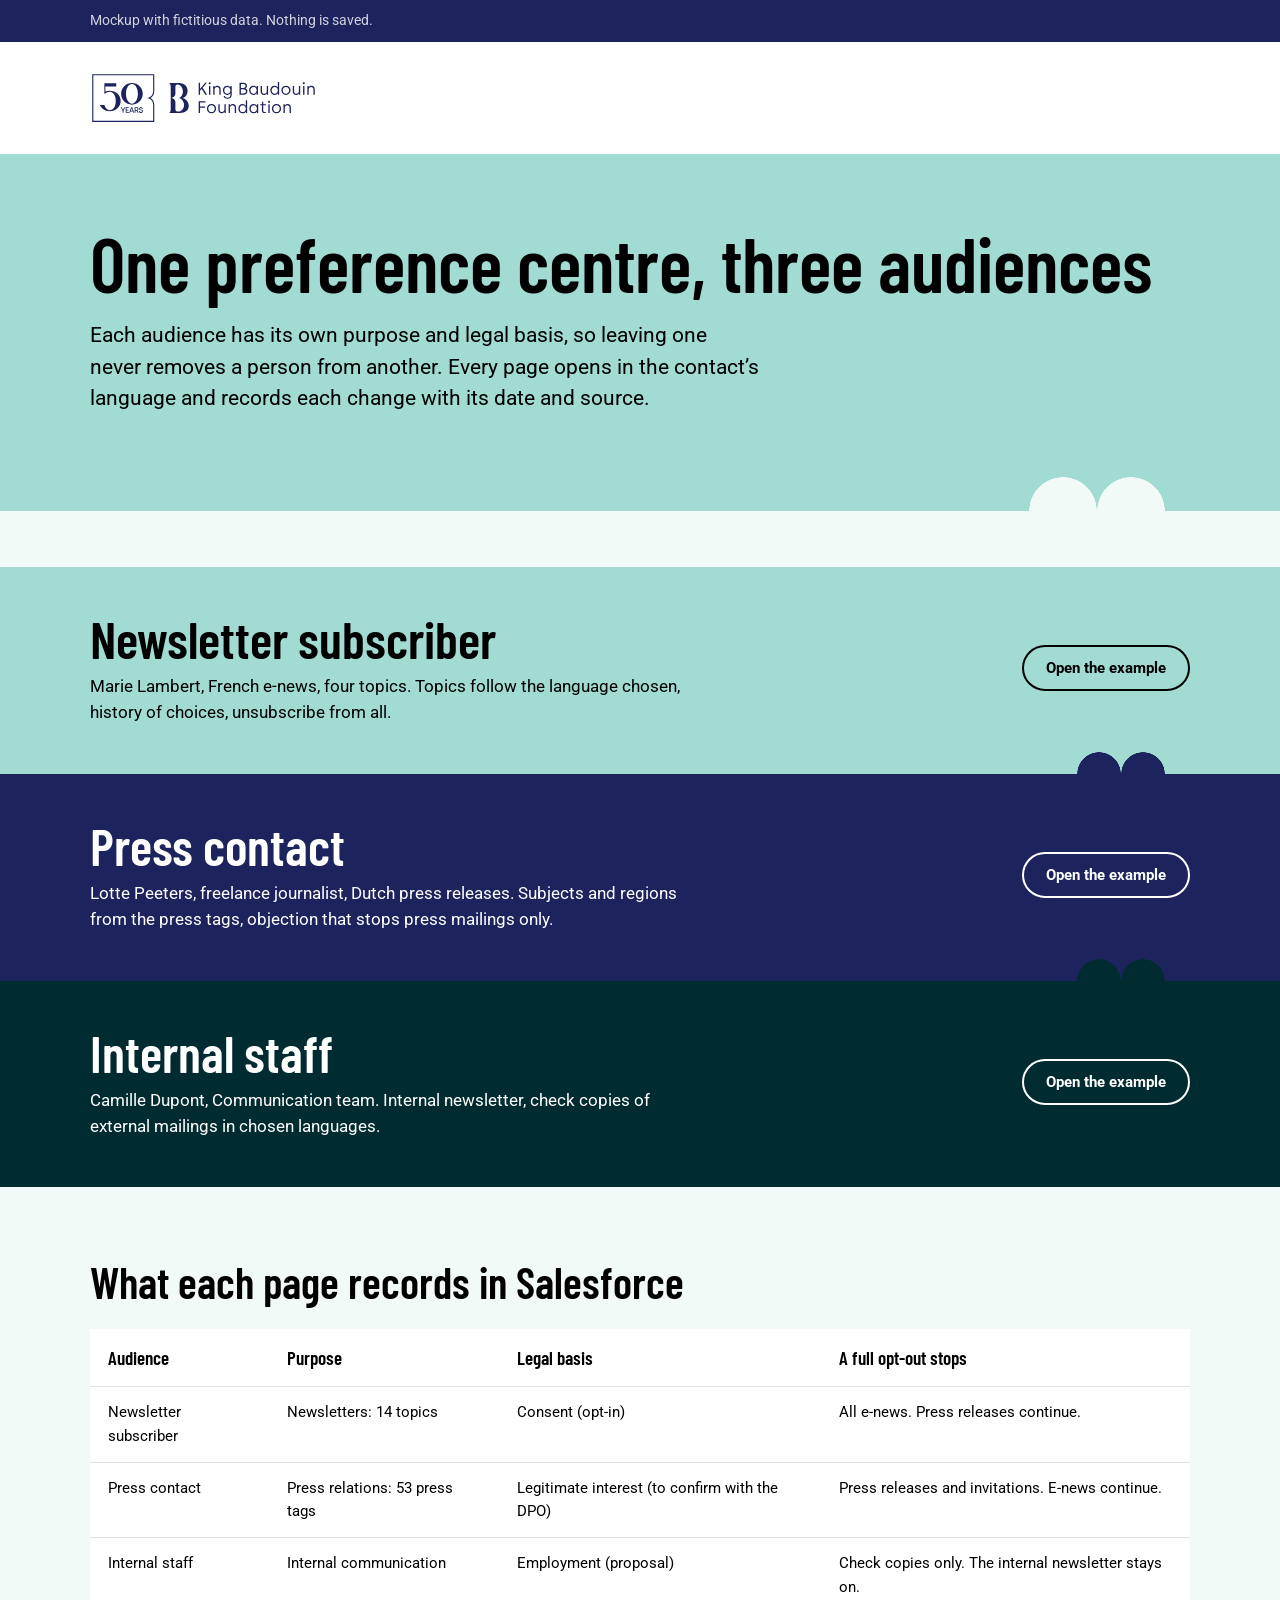
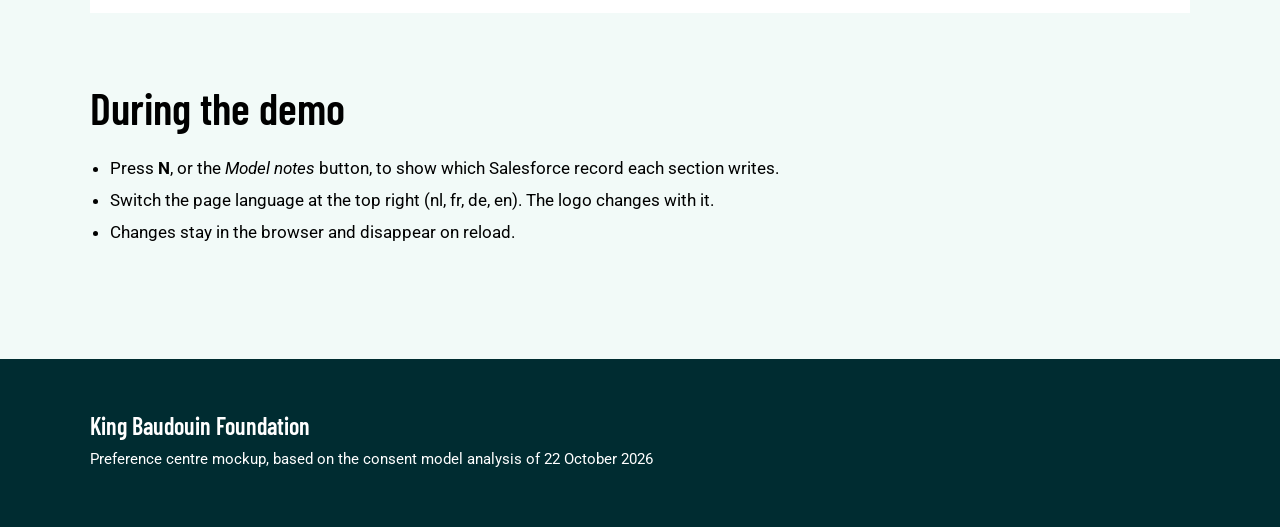
<file: index.html>
<!doctype html>
<html lang="en">
<head>
  <meta charset="utf-8">
  <meta name="viewport" content="width=device-width, initial-scale=1">
  <meta name="robots" content="noindex, nofollow">
  <title>Preference centre mockups | King Baudouin Foundation</title>
  <link rel="preconnect" href="https://fonts.googleapis.com">
  <link rel="preconnect" href="https://fonts.gstatic.com" crossorigin>
  <link rel="stylesheet" href="https://fonts.googleapis.com/css2?family=Barlow+Condensed:wght@500;600;700&family=Roboto:ital,wght@0,400;0,500;0,700;1,400&family=Taviraj:wght@300;400&display=swap">
  <link rel="stylesheet" href="assets/pc.css">
</head>
<body>

  <div class="presenter">
    <div class="wrap">
      <span class="presenter__flag">Mockup with fictitious data. Nothing is saved.</span>
    </div>
  </div>

  <header class="site-header">
    <div class="wrap">
      <span class="logo"><img src="assets/logos/logo-en-50y.svg" alt="King Baudouin Foundation" height="52"></span>
    </div>
  </header>

  <section class="hero">
    <div class="wrap">
      <h1>One preference centre, three audiences</h1>
      <p class="lead">Each audience has its own purpose and legal basis, so leaving one never removes a person
        from another. Every page opens in the contact’s language and records each change with its date and
        source.</p>
    </div>
  </section>

  <main class="main" style="padding-top:56px">
    <ul class="bands">
      <li class="band">
        <a href="newsletter.html">
          <div>
            <h2>Newsletter subscriber</h2>
            <p>Marie Lambert, French e-news, four topics. Topics follow the language chosen, history of
              choices, unsubscribe from all.</p>
          </div>
          <span class="btn">Open the example</span>
        </a>
      </li>
      <li class="band band--navy">
        <a href="press.html">
          <div>
            <h2>Press contact</h2>
            <p>Lotte Peeters, freelance journalist, Dutch press releases. Subjects and regions from the press
              tags, objection that stops press mailings only.</p>
          </div>
          <span class="btn">Open the example</span>
        </a>
      </li>
      <li class="band band--dark">
        <a href="staff.html">
          <div>
            <h2>Internal staff</h2>
            <p>Camille Dupont, Communication team. Internal newsletter, check copies of external mailings in
              chosen languages.</p>
          </div>
          <span class="btn">Open the example</span>
        </a>
      </li>
    </ul>

    <div class="wrap">
      <section class="section">
        <div class="section__head">
          <h2>What each page records in Salesforce</h2>
        </div>
        <div class="table-wrap">
          <table>
            <thead>
              <tr><th>Audience</th><th>Purpose</th><th>Legal basis</th><th>A full opt-out stops</th></tr>
            </thead>
            <tbody>
              <tr><td>Newsletter subscriber</td><td>Newsletters: 14 topics</td><td>Consent (opt-in)</td><td>All e-news. Press releases continue.</td></tr>
              <tr><td>Press contact</td><td>Press relations: 53 press tags</td><td>Legitimate interest (to confirm with the DPO)</td><td>Press releases and invitations. E-news continue.</td></tr>
              <tr><td>Internal staff</td><td>Internal communication</td><td>Employment (proposal)</td><td>Check copies only. The internal newsletter stays on.</td></tr>
            </tbody>
          </table>
        </div>
      </section>

      <section class="section prose">
        <div class="section__head"><h2>During the demo</h2></div>
        <ul>
          <li>Press <strong>N</strong>, or the <em>Model notes</em> button, to show which Salesforce record each section writes.</li>
          <li>Switch the page language at the top right (nl, fr, de, en). The logo changes with it.</li>
          <li>Changes stay in the browser and disappear on reload.</li>
        </ul>
      </section>
    </div>
  </main>

  <footer class="site-footer">
    <div class="wrap">
      <div>
        <strong>King Baudouin Foundation</strong>
        <span>Preference centre mockup, based on the consent model analysis of 22 October 2026</span>
      </div>
    </div>
  </footer>

</body>
</html>
</file>
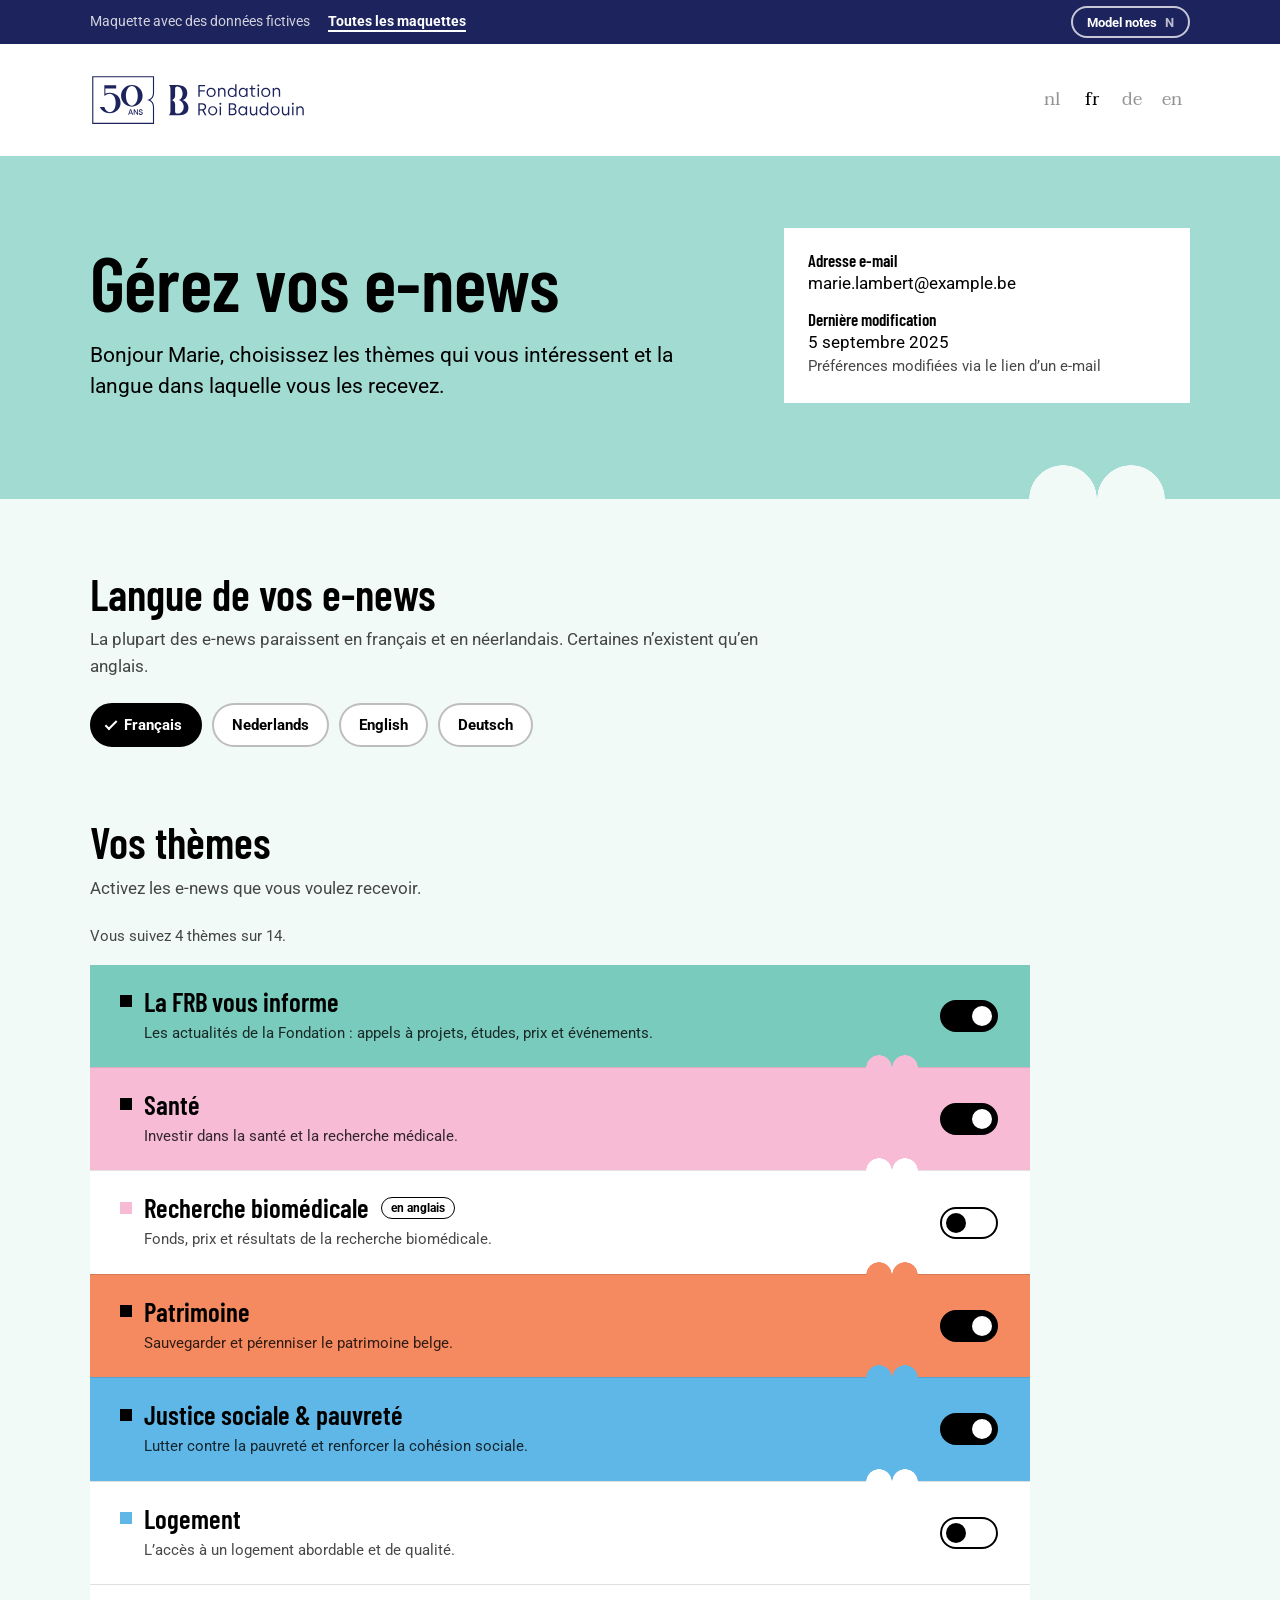
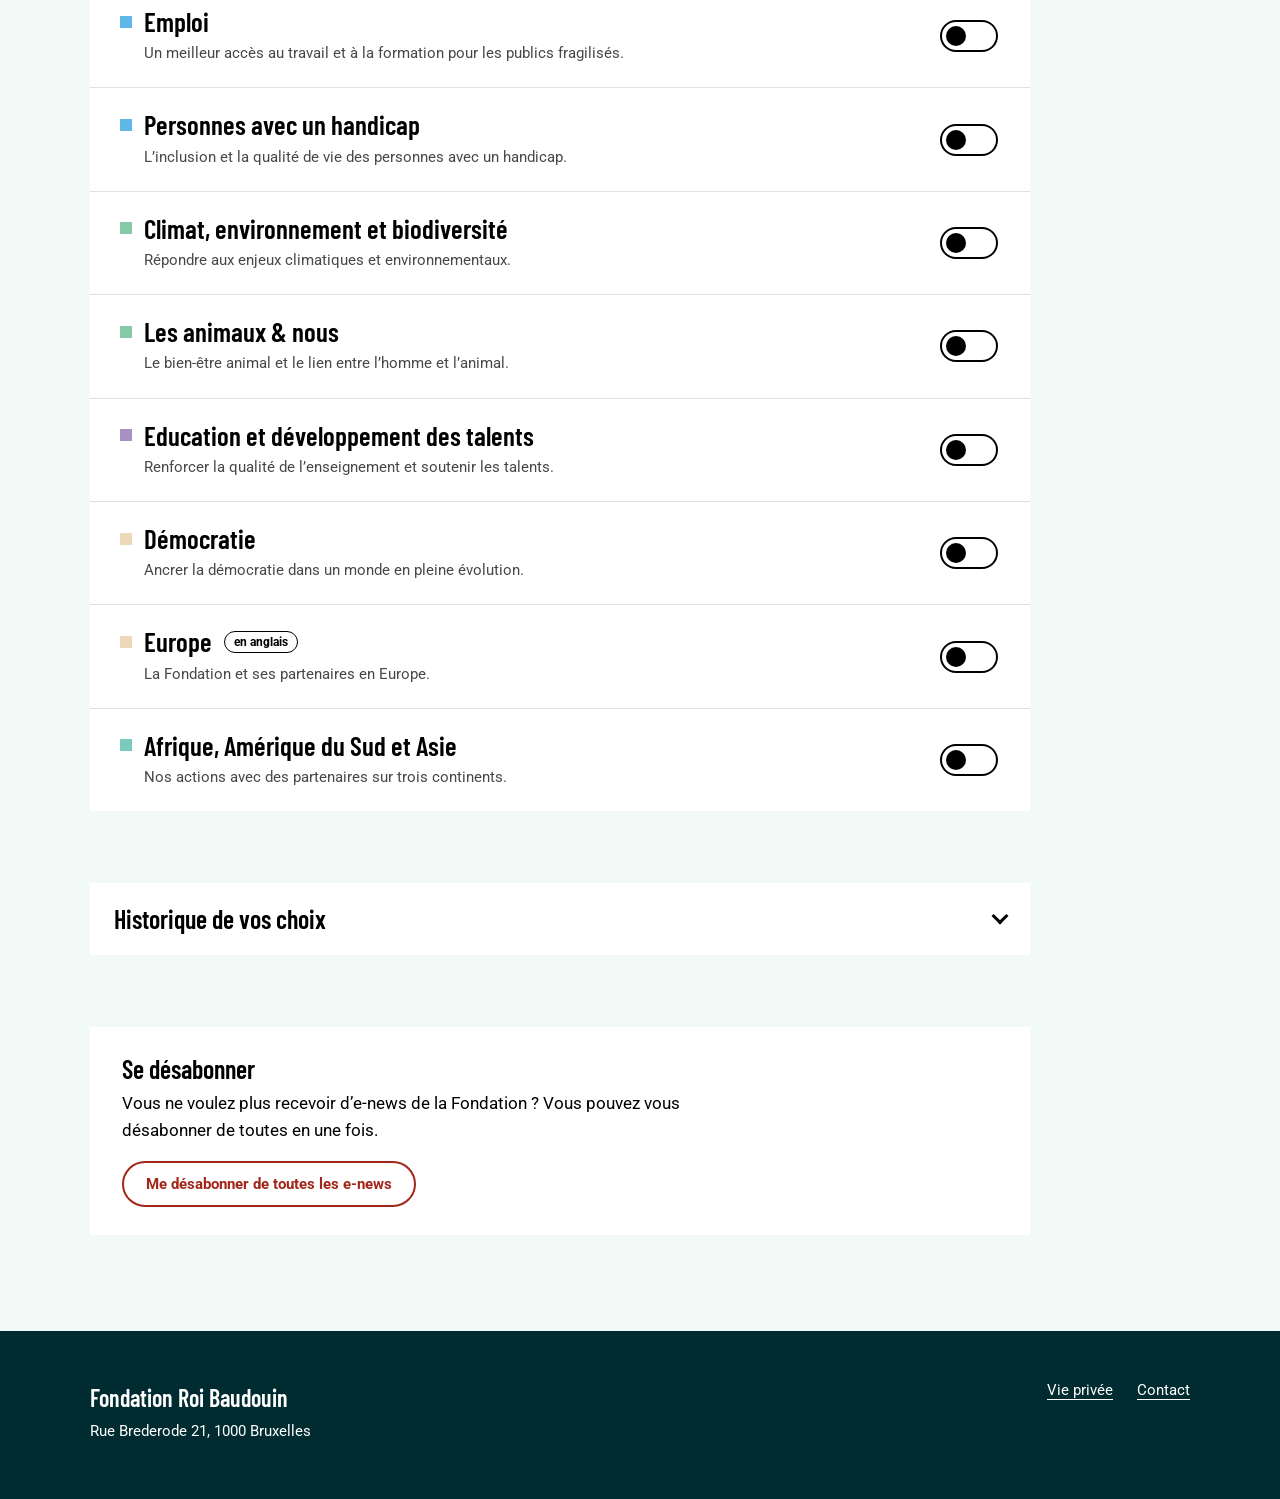
<file: newsletter.html>
<!doctype html>
<html lang="fr">
<head>
  <meta charset="utf-8">
  <meta name="viewport" content="width=device-width, initial-scale=1">
  <meta name="robots" content="noindex, nofollow">
  <title>Gérer mes e-news | Fondation Roi Baudouin</title>
  <link rel="preconnect" href="https://fonts.googleapis.com">
  <link rel="preconnect" href="https://fonts.gstatic.com" crossorigin>
  <link rel="stylesheet" href="https://fonts.googleapis.com/css2?family=Barlow+Condensed:wght@500;600;700&family=Roboto:ital,wght@0,400;0,500;0,700;1,400&family=Taviraj:wght@300;400&display=swap">
  <link rel="stylesheet" href="assets/pc.css">
</head>
<body>

  <div class="presenter">
    <div class="wrap">
      <div class="presenter__left">
        <span class="presenter__flag" data-i18n="mockup"></span>
        <a href="index.html" data-home data-i18n="allMockups"></a>
      </div>
      <button type="button" class="notes-toggle" aria-pressed="false">Model notes <kbd>N</kbd></button>
    </div>
  </div>

  <header class="site-header">
    <div class="wrap">
      <a class="logo" href="#"><img src="assets/logos/logo-fr-50y.svg" alt="Fondation Roi Baudouin" width="157" height="64"></a>
      <ul class="langs"></ul>
    </div>
  </header>

  <section class="hero">
    <div class="wrap hero__grid">
      <div>
        <h1 data-i18n="h1"></h1>
        <p class="lead" data-i18n="lead"></p>
        <p class="note">Opened from the “manage my e-news” link in every e-news footer. Today the MARKE page
          identifies the person by email + <code>MD5(ContactId)</code>; here the link carries a signed,
          expiring token for the ContactId. Hosted as a CloudPage on <code>cloud.email.kbs-frb.be</code>.</p>
      </div>
      <div class="id-card">
        <dl>
          <div>
            <dt data-i18n="email"></dt>
            <dd>marie.lambert@example.be</dd>
          </div>
          <div>
            <dt data-i18n="lastChange"></dt>
            <dd id="last-change"></dd>
          </div>
        </dl>
      </div>
    </div>
  </section>

  <main class="main">
    <div class="wrap">
      <div class="col">

        <div class="status" id="optout" tabindex="-1" hidden>
          <div>
            <strong data-i18n="outTitle"></strong>
            <p data-i18n="outHelp"></p>
          </div>
          <button type="button" class="btn" id="resub-btn" data-i18n="resubBtn"></button>
        </div>

        <fieldset id="prefs">
          <section class="section" aria-labelledby="edition-title">
            <div class="section__head">
              <h2 id="edition-title" data-i18n="editionTitle"></h2>
              <p data-i18n="editionHelp"></p>
            </div>
            <ul class="pills" id="editions" role="radiogroup" aria-labelledby="edition-title"></ul>
            <p class="note">Stored as the language of each Comm Subscription Consent. The topics offered follow
              the editions that exist per language today, as on the website sign-up form: 14 in French and
              Dutch, 5 in English, <em>KBS Ostbelgien</em> in German. Europe and Biomedical research are
              English editions.</p>
          </section>

          <section class="section" id="topics" aria-labelledby="topics-title">
            <div class="section__head">
              <h2 id="topics-title" data-i18n="topicsTitle"></h2>
              <p data-i18n="topicsHelp"></p>
            </div>
            <p class="count" id="topic-count" aria-live="polite"></p>
            <p class="notice" id="dropped" role="status" hidden></p>
            <ul class="topics" id="topic-list" style="margin-top:16px"></ul>
            <p class="note">One switch is one Comm Subscription (14 topics, Email channel). Saving writes a
              Comm Subscription Consent per changed topic: status, date, source “Preference centre”,
              language. The hourly audience queries read these records instead of the MARKE events.</p>
          </section>
        </fieldset>

        <section class="section">
          <details class="history" id="history">
            <summary data-i18n="historyTitle"></summary>
            <ol id="history-list"></ol>
          </details>
          <p class="note">Read from the consent records: who agreed to what, when, and through which channel.
            The same data answers an audit or an access request, without going through the MARKE events.</p>
        </section>

        <section class="section" id="leave">
          <div class="panel panel--split">
            <div>
              <h3 data-i18n="leaveTitle"></h3>
              <p data-i18n="leaveBody"></p>
            </div>
            <button type="button" class="btn btn--danger" id="leave-btn" data-i18n="leaveBtn"></button>
          </div>
          <p class="note">Sets the Contact Point Type Consent for the purpose <em>Newsletters</em> (Email) to
            OptOut. Press relations is a separate purpose, so press releases continue for a journalist who
            leaves the e-news, and the reverse. The inbox one-click unsubscribe should write the same record;
            today it only ticks <em>Email Opt Out</em>, and 403 contacts still count as subscribed.</p>
        </section>

      </div>
    </div>
  </main>

  <footer class="site-footer">
    <div class="wrap">
      <div>
        <strong data-i18n="org"></strong>
        <span data-i18n="address"></span>
      </div>
      <ul>
        <li><a href="#" data-i18n="privacy"></a></li>
        <li><a href="#" data-i18n="contact"></a></li>
      </ul>
    </div>
  </footer>

  <script src="assets/pc.js"></script>
  <script src="assets/newsletter.js"></script>
</body>
</html>
</file>
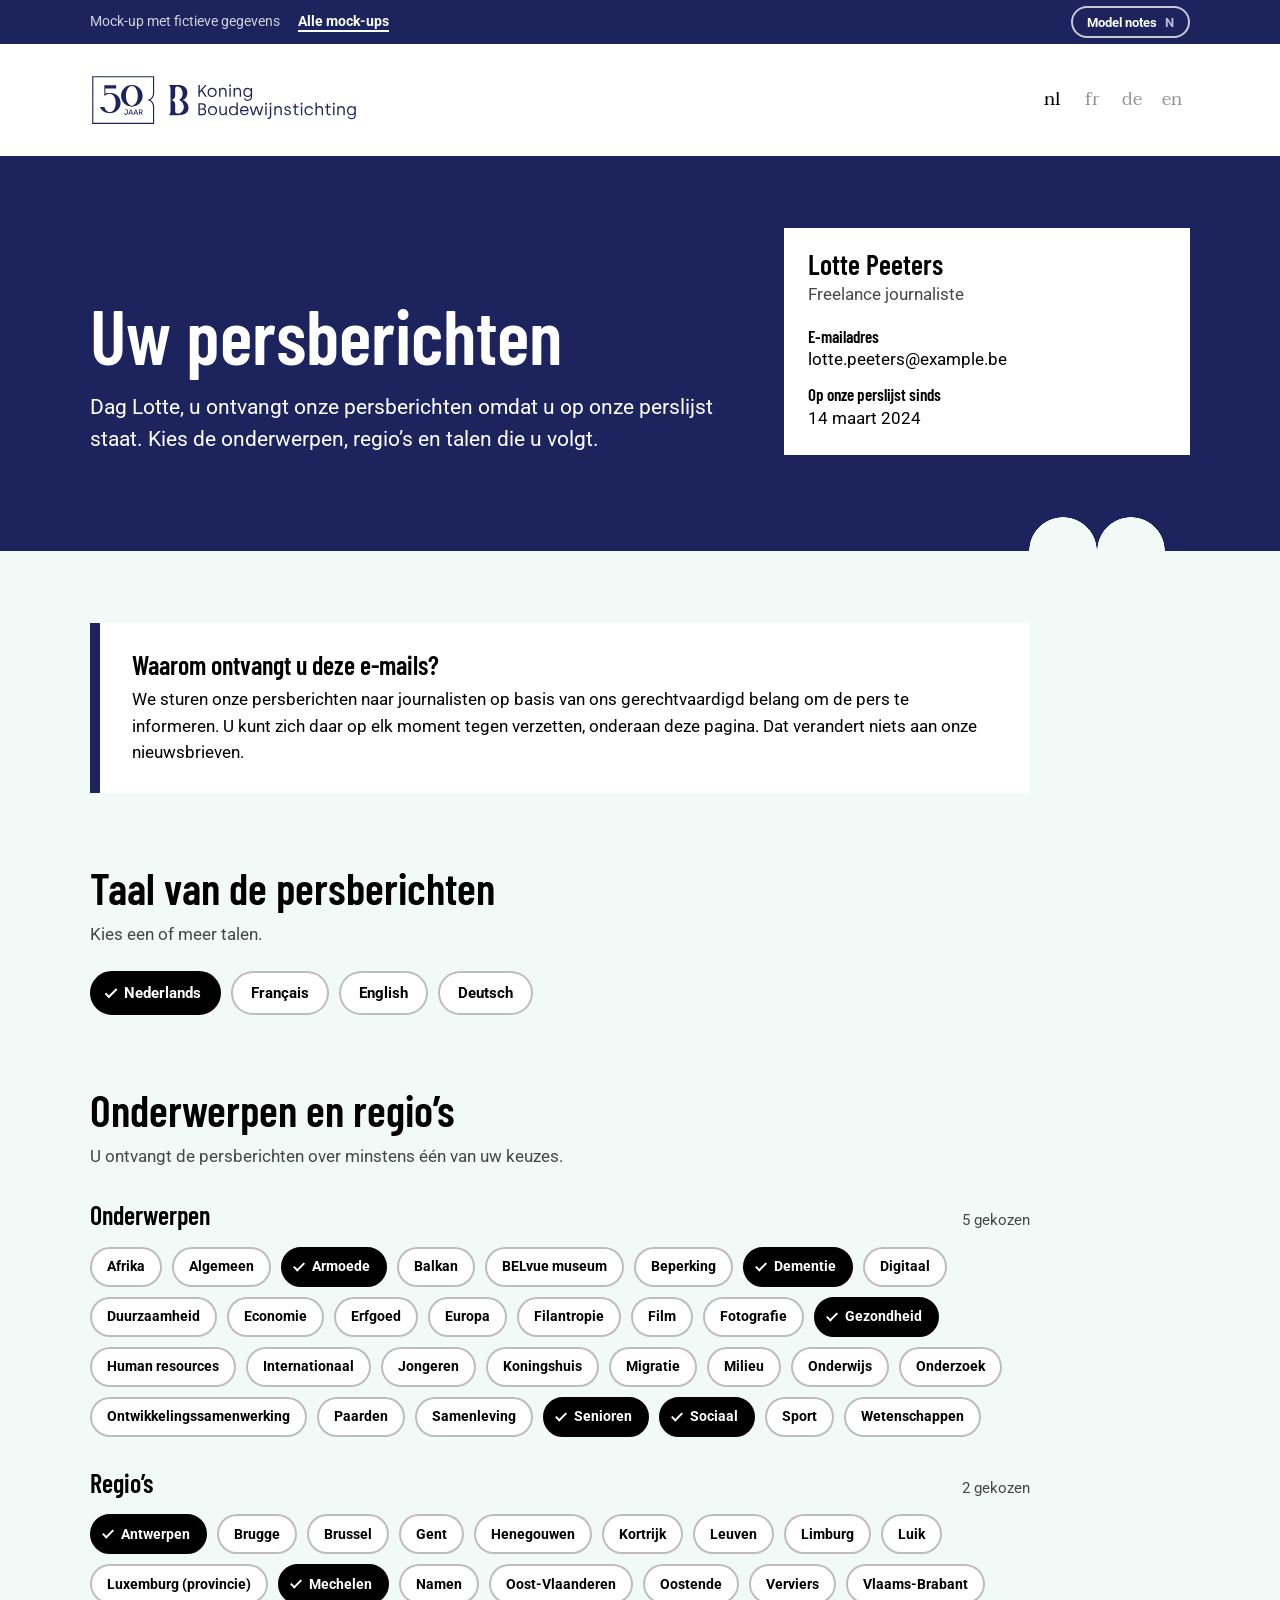
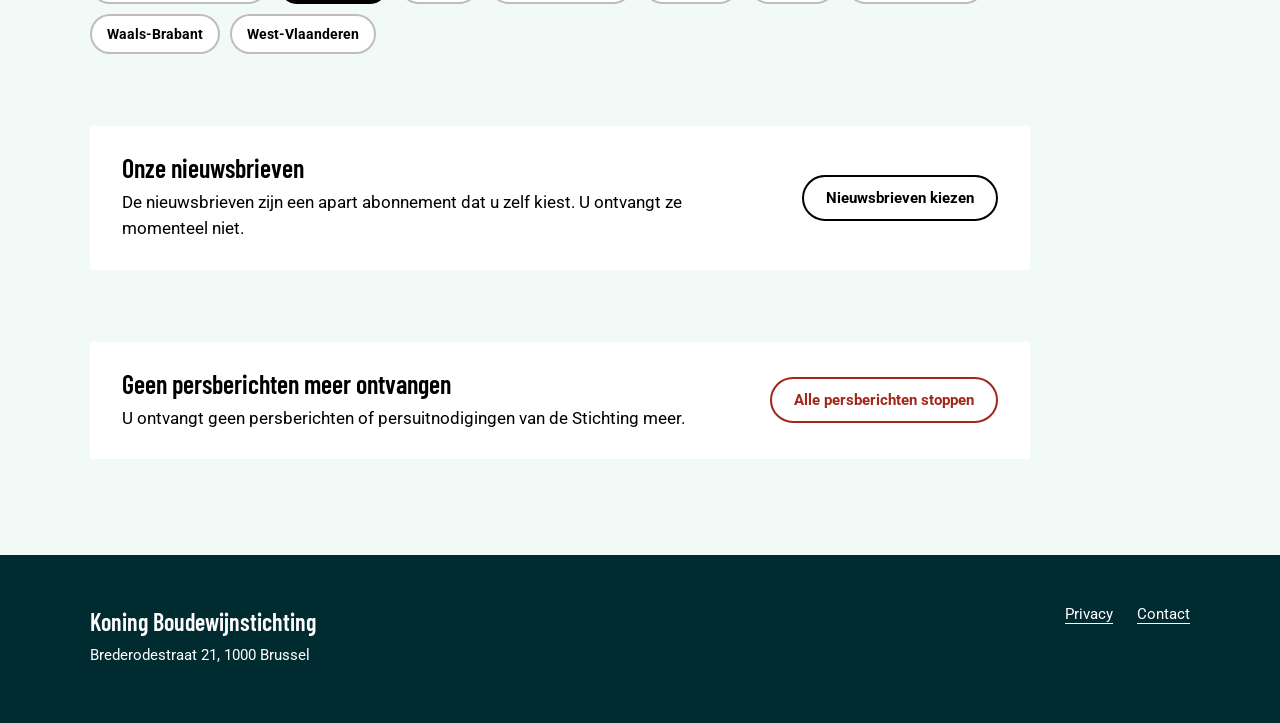
<file: press.html>
<!doctype html>
<html lang="nl">
<head>
  <meta charset="utf-8">
  <meta name="viewport" content="width=device-width, initial-scale=1">
  <meta name="robots" content="noindex, nofollow">
  <title>Mijn persberichten | Koning Boudewijnstichting</title>
  <link rel="preconnect" href="https://fonts.googleapis.com">
  <link rel="preconnect" href="https://fonts.gstatic.com" crossorigin>
  <link rel="stylesheet" href="https://fonts.googleapis.com/css2?family=Barlow+Condensed:wght@500;600;700&family=Roboto:ital,wght@0,400;0,500;0,700;1,400&family=Taviraj:wght@300;400&display=swap">
  <link rel="stylesheet" href="assets/pc.css">
</head>
<body>

  <div class="presenter">
    <div class="wrap">
      <div class="presenter__left">
        <span class="presenter__flag" data-i18n="mockup"></span>
        <a href="index.html" data-home data-i18n="allMockups"></a>
      </div>
      <button type="button" class="notes-toggle" aria-pressed="false">Model notes <kbd>N</kbd></button>
    </div>
  </div>

  <header class="site-header">
    <div class="wrap">
      <a class="logo" href="#"><img src="assets/logos/logo-nl-50y.svg" alt="Koning Boudewijnstichting" height="52"></a>
      <ul class="langs"></ul>
    </div>
  </header>

  <section class="hero hero--navy">
    <div class="wrap hero__grid">
      <div>
        <h1 data-i18n="h1"></h1>
        <p class="lead" data-i18n="lead"></p>
        <p class="note">Purpose <em>Press relations</em>, legal basis legitimate interest (to confirm with KBF's DPO).
          No opt-in needed, but an objection stops every press mailing. 76% of press contacts have no
          subscription event today, which is fine under this basis.</p>
      </div>
      <div class="id-card">
        <p class="id-card__name">Lotte Peeters</p>
        <p class="id-card__role" data-i18n="role"></p>
        <dl>
          <div>
            <dt data-i18n="email"></dt>
            <dd>lotte.peeters@example.be</dd>
          </div>
          <div>
            <dt data-i18n="since"></dt>
            <dd id="since"></dd>
          </div>
        </dl>
      </div>
    </div>
  </section>

  <main class="main">
    <div class="wrap">
      <div class="col">

        <section class="section">
          <div class="panel why">
            <h3 data-i18n="whyTitle"></h3>
            <p data-i18n="whyBody"></p>
          </div>
        </section>

        <div class="status" id="stopped" tabindex="-1" hidden>
          <div>
            <strong data-i18n="stoppedTitle"></strong>
            <p data-i18n="stoppedHelp"></p>
          </div>
          <button type="button" class="btn" id="resume-btn" data-i18n="resumeBtn"></button>
        </div>

        <fieldset id="prefs">
          <section class="section" aria-labelledby="langs-title">
            <div class="section__head">
              <h2 id="langs-title" data-i18n="langsTitle"></h2>
              <p data-i18n="langsHelp"></p>
            </div>
            <ul class="pills" id="press-langs"></ul>
            <p class="note">Press tags are assigned per language today (<code>fr_FR</code>, <code>nl_BE</code>,
              <code>en_GB</code>, <code>de_DE</code>). The press footer currently sends <code>language=en</code>
              for most contacts: 80 of 95 press opt-outs are recorded in English.</p>
          </section>

          <section class="section" id="topics" aria-labelledby="topics-title">
            <div class="section__head">
              <h2 id="topics-title" data-i18n="topicsTitle"></h2>
              <p data-i18n="topicsHelp"></p>
            </div>
            <div class="subhead">
              <h3 data-i18n="subjects"></h3>
              <span class="count" id="subjects-count"></span>
            </div>
            <ul class="pills pills--small" id="subjects"></ul>
            <div class="subhead">
              <h3 data-i18n="regions"></h3>
              <span class="count" id="regions-count"></span>
            </div>
            <ul class="pills pills--small" id="regions"></ul>
            <p class="note">One chip per press tag (<code>Assigned_Press_Tag__c</code>, 53 tags with a DE per
              language). In the target model each tag is a Comm Subscription under the purpose Press relations.
              Internal tags (VIP, My visibility, Test…) are not shown to journalists.</p>
          </section>
        </fieldset>

        <section class="section">
          <div class="panel panel--split">
            <div>
              <h3 data-i18n="newsTitle"></h3>
              <p data-i18n="newsBody"></p>
            </div>
            <a class="btn btn--ghost" href="newsletter.html" data-keep-lang data-i18n="newsBtn"></a>
          </div>
          <p class="note">Newsletters need an explicit opt-in (consent). Nothing is pre-ticked here: the button
            leads to the e-news page, where the journalist chooses.</p>
        </section>

        <section class="section" id="stop">
          <div class="panel panel--split">
            <div>
              <h3 data-i18n="stopTitle"></h3>
              <p data-i18n="stopBody"></p>
            </div>
            <button type="button" class="btn btn--danger" id="stop-btn" data-i18n="stopBtn"></button>
          </div>
          <p class="note">Sets Contact Point Type Consent <em>Press relations</em> to OptOut, and the 212 press
            queries exclude it. Today they read only the tags: on 16 October, 94 of the 95 opted-out press
            contacts were still in the press DEs and kept receiving press releases.</p>
        </section>

      </div>
    </div>
  </main>

  <footer class="site-footer">
    <div class="wrap">
      <div>
        <strong data-i18n="org"></strong>
        <span data-i18n="address"></span>
      </div>
      <ul>
        <li><a href="#" data-i18n="privacy"></a></li>
        <li><a href="#" data-i18n="contact"></a></li>
      </ul>
    </div>
  </footer>

  <script src="assets/pc.js"></script>
  <script src="assets/press.js"></script>
</body>
</html>
</file>
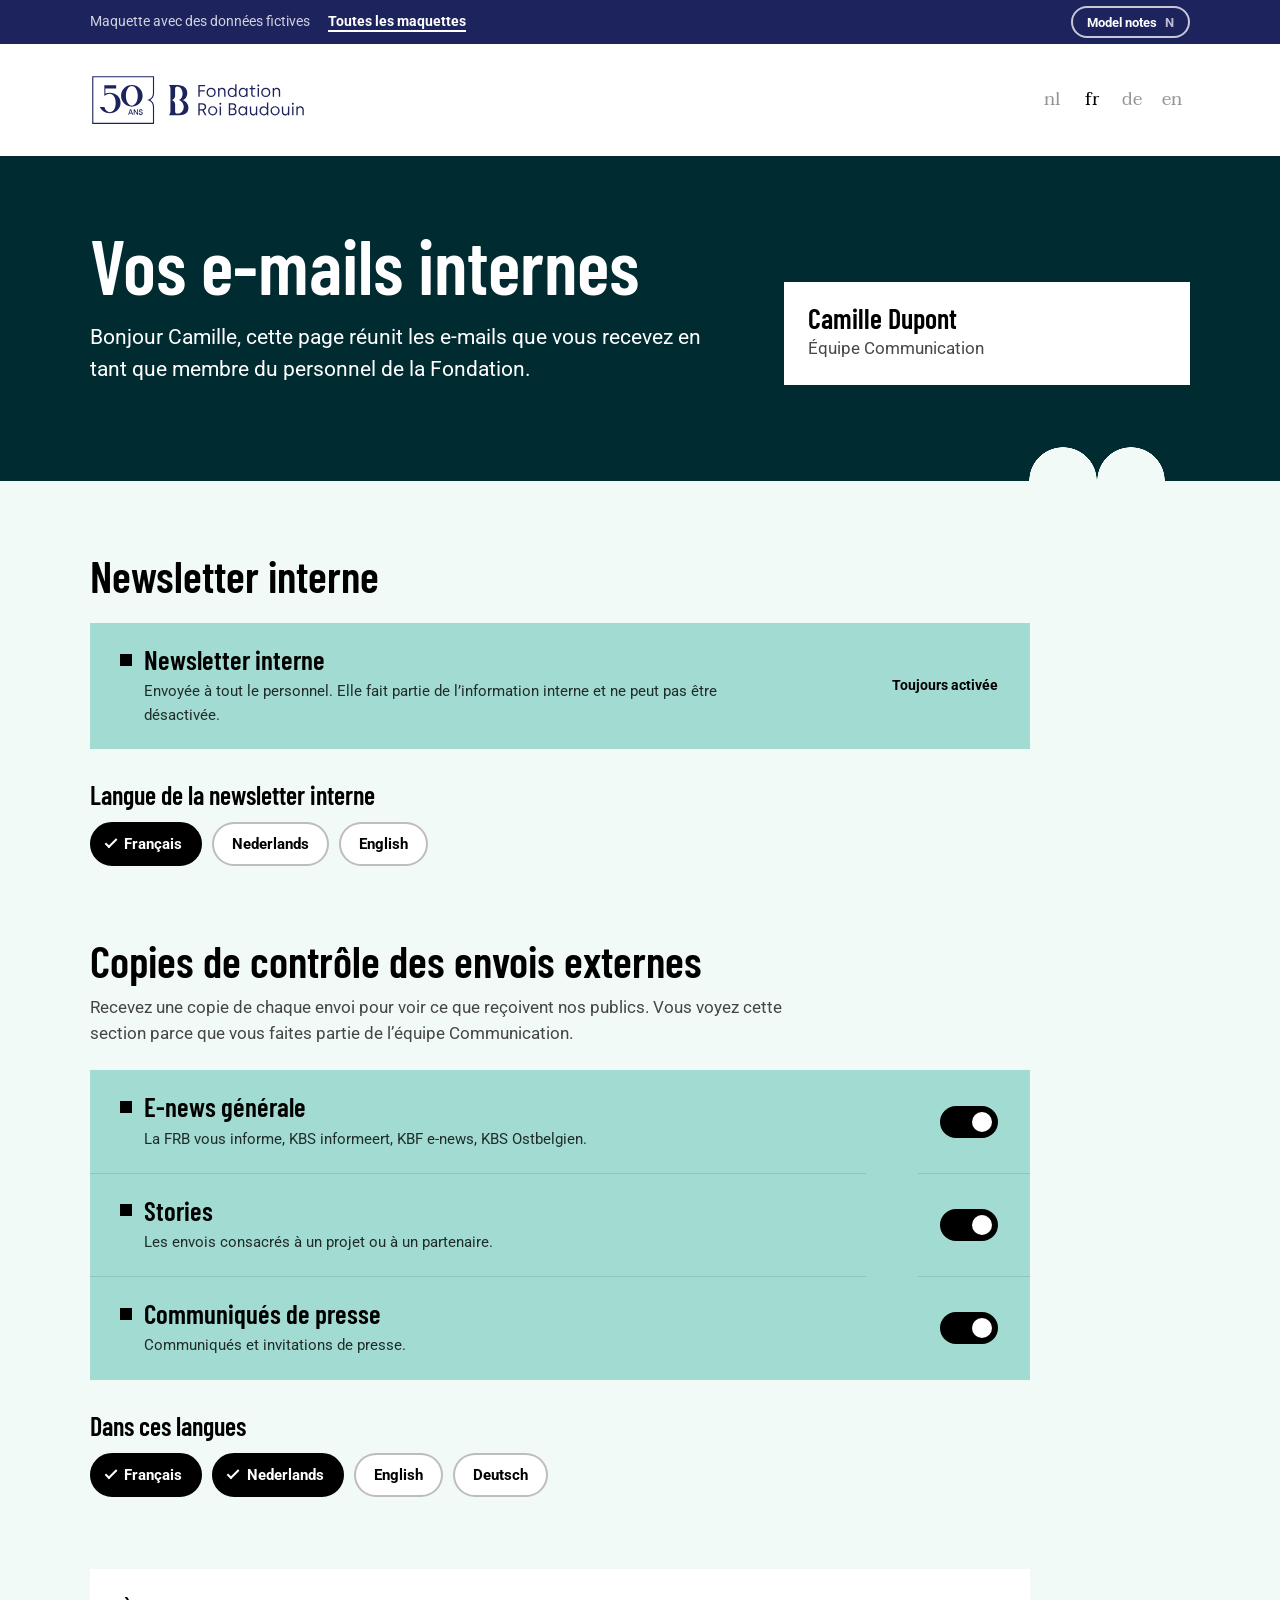
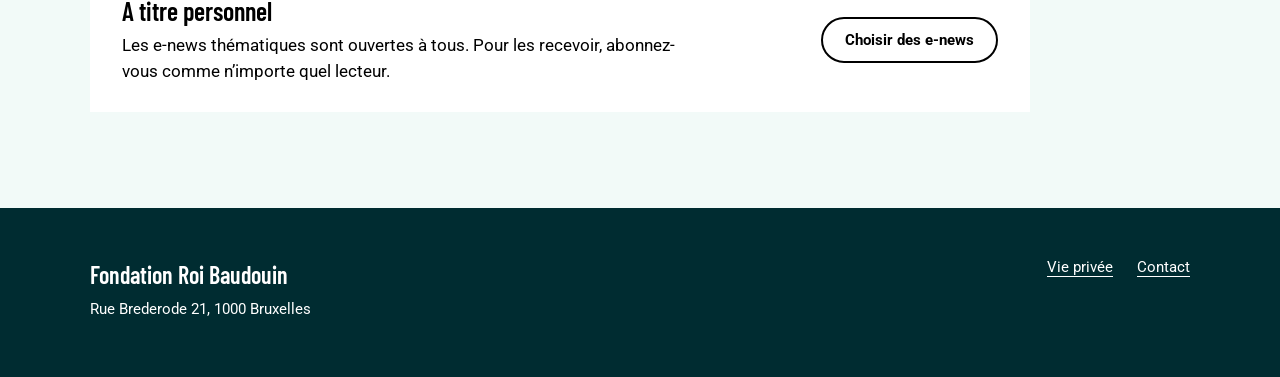
<file: staff.html>
<!doctype html>
<html lang="fr">
<head>
  <meta charset="utf-8">
  <meta name="viewport" content="width=device-width, initial-scale=1">
  <meta name="robots" content="noindex, nofollow">
  <title>Mes e-mails internes | Fondation Roi Baudouin</title>
  <link rel="preconnect" href="https://fonts.googleapis.com">
  <link rel="preconnect" href="https://fonts.gstatic.com" crossorigin>
  <link rel="stylesheet" href="https://fonts.googleapis.com/css2?family=Barlow+Condensed:wght@500;600;700&family=Roboto:ital,wght@0,400;0,500;0,700;1,400&family=Taviraj:wght@300;400&display=swap">
  <link rel="stylesheet" href="assets/pc.css">
</head>
<body>

  <div class="presenter">
    <div class="wrap">
      <div class="presenter__left">
        <span class="presenter__flag" data-i18n="mockup"></span>
        <a href="index.html" data-home data-i18n="allMockups"></a>
      </div>
      <button type="button" class="notes-toggle" aria-pressed="false">Model notes <kbd>N</kbd></button>
    </div>
  </div>

  <header class="site-header">
    <div class="wrap">
      <a class="logo" href="#"><img src="assets/logos/logo-fr-50y.svg" alt="Fondation Roi Baudouin" height="52"></a>
      <ul class="langs"></ul>
    </div>
  </header>

  <section class="hero hero--dark">
    <div class="wrap hero__grid">
      <div>
        <h1 data-i18n="h1"></h1>
        <p class="lead" data-i18n="lead"></p>
        <p class="note">Reached from the footer of the internal newsletter. Staff are identified by a
          flag on their Salesforce contact, not by a hard-coded email list.</p>
      </div>
      <div class="id-card">
        <p class="id-card__name">Camille Dupont</p>
        <p class="id-card__role" data-i18n="role"></p>
      </div>
    </div>
  </section>

  <main class="main">
    <div class="wrap">
      <div class="col">

        <section class="section" aria-labelledby="internal-title">
          <div class="section__head">
            <h2 id="internal-title" data-i18n="internalTitle"></h2>
          </div>
          <ul class="topics">
            <li class="topic topic--locked is-on" style="--c: var(--teal-7)">
              <div class="topic__label">
                <span>
                  <span class="topic__title" data-i18n="internalLabel"></span>
                  <span class="topic__desc" data-i18n="internalDesc"></span>
                </span>
                <span class="lock-text" data-i18n="always"></span>
              </div>
            </li>
          </ul>
          <div class="subhead"><h3 data-i18n="internalLang"></h3></div>
          <ul class="pills" id="internal-lang"></ul>
          <p class="note">Service communication to employees. Proposal: no opt-out, legal basis employment
            relationship. To confirm with KBF.</p>
        </section>

        <section class="section" aria-labelledby="copies-title">
          <div class="section__head">
            <h2 id="copies-title" data-i18n="copiesTitle"></h2>
            <p data-i18n="copiesHelp"></p>
          </div>
          <ul class="topics" id="copies"></ul>
          <div class="subhead"><h3 data-i18n="copiesLangs"></h3></div>
          <ul class="pills" id="copy-langs"></ul>
          <p class="note">Replaces the five and ten hard-coded addresses in the <code>COM-team</code> and
            <code>All communication</code> queries. Shown only to contacts with a flag such as
            <code>C_Newsletter_Internal_Copy__c</code>, ticked by the Communication team in Salesforce.
            The copies follow the same send as the real audience, so they show exactly what people receive.</p>
        </section>

        <section class="section">
          <div class="panel panel--split">
            <div>
              <h3 data-i18n="personalTitle"></h3>
              <p data-i18n="personalBody"></p>
            </div>
            <a class="btn btn--ghost" href="newsletter.html" data-keep-lang data-i18n="personalBtn"></a>
          </div>
          <p class="note">Public e-news follow the same consent rules as for any subscriber: explicit opt-in,
            purpose Newsletters.</p>
        </section>

      </div>
    </div>
  </main>

  <footer class="site-footer">
    <div class="wrap">
      <div>
        <strong data-i18n="org"></strong>
        <span data-i18n="address"></span>
      </div>
      <ul>
        <li><a href="#" data-i18n="privacy"></a></li>
        <li><a href="#" data-i18n="contact"></a></li>
      </ul>
    </div>
  </footer>

  <script src="assets/pc.js"></script>
  <script src="assets/staff.js"></script>
</body>
</html>
</file>
<file: assets/pc.css>
/* KBF preference centre mockup: shared styles.
   Tokens are taken from kbs-frb.be (baseline_style theme, November 2026).
   Korolev Condensed is an Adobe Fonts licence bound to KBF's domains; the mockup
   asks for it first and falls back to Barlow Condensed. */

@property --bg {
  syntax: "<color>";
  inherits: true;
  initial-value: #fff;
}

:root {
  --ink: #000;
  --ink-soft: rgba(0, 0, 0, .72);
  --line: rgba(0, 0, 0, .12);

  --navy: #1d245d;          /* logo, top banner */
  --teal-d: #002c31;        /* corporate-d: footer */
  --teal: #79cbbd;          /* corporate */
  --teal-7: #a1dbd1;
  --teal-4: #c9eae5;
  --teal-1: #f2faf8;        /* page background */

  /* The six pillars */
  --health: #f7bbd5;
  --heritage: #f58a60;
  --social: #5fb7e7;
  --climate: #85cba8;
  --education: #a890c3;
  --democracy: #edd9ba;
  --corporate: #79cbbd;

  --danger: #a3261b;

  --f-display: "korolev-condensed", "Barlow Condensed", "Roboto Condensed", "Arial Narrow", sans-serif;
  --f-body: Roboto, -apple-system, BlinkMacSystemFont, "Segoe UI", "Helvetica Neue", Arial, sans-serif;
  --f-serif: Taviraj, Georgia, serif;

  --wrap: 1180px;
  --gutter: 16px;
}

@media (min-width: 760px) {
  :root { --gutter: 40px; }
}

*, *::before, *::after { box-sizing: border-box; }

html { -webkit-text-size-adjust: 100%; }

body {
  margin: 0;
  background: var(--teal-1);
  color: var(--ink);
  font: 400 1.0625rem/1.55 var(--f-body);
  -webkit-font-smoothing: antialiased;
}

body.has-savebar { padding-bottom: 104px; }

img { display: block; max-width: 100%; }
a { color: inherit; }
p { margin: 0; }

h1, h2, h3 {
  margin: 0;
  font-family: var(--f-display);
  font-weight: 600;
  line-height: 1.04;
}

:focus-visible {
  outline: 3px solid var(--navy);
  outline-offset: 3px;
}

.wrap {
  max-width: var(--wrap);
  margin-inline: auto;
  padding-inline: var(--gutter);
}

.visually-hidden {
  position: absolute !important;
  width: 1px; height: 1px;
  overflow: hidden;
  clip: rect(0 0 0 0);
  white-space: nowrap;
}

/* ---------- Presenter strip (not part of the real page) ---------- */

.presenter {
  background: var(--navy);
  color: #fff;
  font-size: .875rem;
}

.presenter .wrap {
  display: flex;
  flex-wrap: wrap;
  align-items: center;
  justify-content: space-between;
  gap: 6px 20px;
  min-height: 42px;
  padding-block: 6px;
}

.presenter__left {
  display: flex;
  flex-wrap: wrap;
  align-items: center;
  gap: 4px 18px;
}

.presenter a {
  color: #fff;
  font-weight: 700;
  text-decoration: underline;
  text-decoration-thickness: 1.5px;
  text-underline-offset: .25em;
}

.presenter__flag { opacity: .8; }

.notes-toggle {
  appearance: none;
  display: inline-flex;
  align-items: center;
  gap: 8px;
  min-height: 32px;
  padding: 4px 14px;
  border: 2px solid rgba(255, 255, 255, .75);
  border-radius: 99px;
  background: transparent;
  color: #fff;
  font: 700 .8125rem/1 var(--f-body);
  cursor: pointer;
}

.notes-toggle kbd {
  font: inherit;
  opacity: .7;
}

.notes-toggle[aria-pressed="true"] {
  background: var(--teal);
  border-color: var(--teal);
  color: var(--teal-d);
}

/* ---------- Header ---------- */

.site-header { background: #fff; }

.site-header .wrap {
  display: flex;
  align-items: center;
  justify-content: space-between;
  gap: 16px;
  min-height: 84px;
}

.logo { display: block; }

.logo img {
  width: auto;
  height: 40px;
}

@media (min-width: 760px) {
  .site-header .wrap { min-height: 112px; }
  .logo img { height: 52px; }
}

.langs {
  display: flex;
  gap: 4px;
  margin: 0;
  padding: 0;
  list-style: none;
  font-family: var(--f-serif);
  font-size: 1.125rem;
}

.langs button {
  appearance: none;
  min-width: 36px;
  min-height: 40px;
  padding: 4px 6px;
  border: 0;
  background: none;
  color: rgba(0, 0, 0, .42);
  font: inherit;
  cursor: pointer;
}

.langs button:hover,
.langs button[aria-current="true"] { color: #000; }

/* ---------- Hero ---------- */

.hero {
  --hero-bg: var(--teal-7);
  --hero-fg: #000;
  position: relative;
  padding: 48px 0 76px;
  background: var(--hero-bg);
  color: var(--hero-fg);
}

.hero--navy { --hero-bg: var(--navy); --hero-fg: #fff; }
.hero--dark { --hero-bg: var(--teal-d); --hero-fg: #fff; }

/* KBF's scalloped edge: the next section rises into this one with two lobes. */
.hero::after,
.band + .band::before,
.topic + .topic::before {
  --r: 26px;
  content: "";
  position: absolute;
  bottom: 0;
  right: 9%;
  width: calc(var(--r) * 4);
  height: var(--r);
  background:
    radial-gradient(circle at var(--r) var(--r), var(--lobe) calc(var(--r) - .5px), transparent var(--r)),
    radial-gradient(circle at calc(var(--r) * 3) var(--r), var(--lobe) calc(var(--r) - .5px), transparent var(--r));
  pointer-events: none;
}

.hero::after { --lobe: var(--teal-1); }

.hero__grid {
  display: grid;
  gap: 32px;
}

@media (min-width: 920px) {
  .hero { padding: 72px 0 96px; }
  .hero::after { --r: 34px; }
  .hero__grid {
    grid-template-columns: minmax(0, 1.55fr) minmax(300px, 1fr);
    align-items: end;
    gap: 64px;
  }
}

.hero h1 {
  font-size: clamp(2.75rem, 7.2vw, 4.75rem);
  line-height: .98;
}

.hero .lead {
  max-width: 32em;
  margin-top: 20px;
  font-size: 1.1875rem;
  line-height: 1.5;
}

@media (min-width: 760px) {
  .hero .lead { font-size: 1.3125rem; }
}

.id-card {
  margin: 0;
  padding: 22px 24px 24px;
  background: #fff;
  color: #000;
}

.id-card__name {
  font-family: var(--f-display);
  font-size: 1.75rem;
  font-weight: 600;
  line-height: 1.05;
}

.id-card__role { margin-top: 2px; color: var(--ink-soft); }

.id-card dl {
  display: grid;
  gap: 12px;
  margin: 18px 0 0;
}

.id-card dl:first-child { margin-top: 0; }

.id-card dt {
  font-family: var(--f-display);
  font-size: 1.0625rem;
  font-weight: 600;
  line-height: 1.2;
}

.id-card dd {
  margin: 0;
  overflow-wrap: anywhere;
}

.id-card dd small {
  display: block;
  color: var(--ink-soft);
  font-size: .9375rem;
}

/* ---------- Sections ---------- */

.main { padding-bottom: 96px; }

.col { max-width: 940px; }

.section { padding-top: 56px; }

@media (min-width: 760px) {
  .section { padding-top: 72px; }
}

.section__head {
  max-width: 44rem;
  margin-bottom: 24px;
}

.section__head h2 { font-size: clamp(2rem, 4.4vw, 2.75rem); }

.section__head p {
  margin-top: 10px;
  color: var(--ink-soft);
}

.subhead {
  display: flex;
  flex-wrap: wrap;
  align-items: baseline;
  justify-content: space-between;
  gap: 4px 16px;
  margin: 32px 0 14px;
}

.subhead h3 { font-size: 1.625rem; }

.count {
  color: var(--ink-soft);
  font-size: .9375rem;
}

fieldset {
  min-width: 0;
  margin: 0;
  padding: 0;
  border: 0;
}

fieldset[disabled] { opacity: .45; }

/* ---------- Pills (radio / checkbox) ---------- */

.pills {
  display: flex;
  flex-wrap: wrap;
  gap: 10px;
  margin: 0;
  padding: 0;
  list-style: none;
}

.pill { position: relative; }

.pill input {
  position: absolute;
  width: 1px;
  height: 1px;
  margin: 0;
  opacity: 0;
}

.pill span {
  display: inline-flex;
  align-items: center;
  gap: 8px;
  min-height: 44px;
  padding: 8px 18px;
  border: 2px solid rgba(0, 0, 0, .26);
  border-radius: 99px;
  background: #fff;
  color: #000;
  font-size: .9375rem;
  font-weight: 700;
  line-height: 1.2;
  cursor: pointer;
  transition: background-color .15s, color .15s, border-color .15s;
}

.pill:hover span { border-color: #000; }

.pill input:checked + span {
  border-color: #000;
  background: #000;
  color: #fff;
}

.pill input:checked + span::before {
  content: "";
  width: .42em;
  height: .8em;
  margin: -3px 2px 0 -2px;
  border: solid currentColor;
  border-width: 0 2.5px 2.5px 0;
  transform: rotate(45deg);
}

.pill input:focus-visible + span {
  outline: 3px solid var(--navy);
  outline-offset: 3px;
}

.pill input:disabled + span { cursor: not-allowed; }

.pills--small .pill span {
  min-height: 40px;
  padding: 6px 15px;
  font-size: .875rem;
}

/* ---------- Topic bands ---------- */

.topics {
  margin: 0;
  padding: 0;
  list-style: none;
  background: #fff;
}

.topic {
  --c: var(--corporate);
  --bg: #fff;
  position: relative;
  background: var(--bg);
  transition: --bg .28s ease;
}

.topic + .topic { border-top: 1px solid var(--line); }

.topic.is-on { --bg: var(--c); }
.topic.is-on + .topic.is-on { border-top-color: rgba(0, 0, 0, .1); }

.topic + .topic::before {
  --r: 13px;
  --lobe: var(--bg);
  top: calc(var(--r) * -1);
  bottom: auto;
  right: 112px;
  z-index: 1;
}

/* White on white: the lobes would only cut the separator line. */
.topic:not(.is-on) + .topic:not(.is-on)::before { display: none; }

.topic__label {
  display: grid;
  grid-template-columns: minmax(0, 1fr) auto;
  align-items: center;
  gap: 16px 24px;
  min-height: 92px;
  padding: 20px 20px 20px 22px;
  cursor: pointer;
}

@media (min-width: 760px) {
  .topic__label { padding: 22px 32px 22px 30px; }
}

.topic__title {
  display: flex;
  flex-wrap: wrap;
  align-items: center;
  gap: 6px 12px;
  font-family: var(--f-display);
  font-size: 1.5rem;
  font-weight: 600;
  line-height: 1.08;
}

@media (min-width: 760px) {
  .topic__title { font-size: 1.6875rem; }
}

.topic__title::before {
  content: "";
  flex: none;
  width: 12px;
  height: 12px;
  background: var(--c);
  transition: background-color .28s;
}

.topic.is-on .topic__title::before { background: #000; }

.topic__desc {
  display: block;
  max-width: 40em;
  margin-top: 6px;
  padding-left: 24px;
  color: var(--ink-soft);
  font-size: .9375rem;
}

.topic.is-on .topic__desc { color: rgba(0, 0, 0, .8); }

.tag {
  display: inline-block;
  padding: 2px 9px;
  border: 1.5px solid currentColor;
  border-radius: 99px;
  font-family: var(--f-body);
  font-size: .75rem;
  font-weight: 700;
  line-height: 1.35;
  white-space: nowrap;
}

.topic--locked .topic__label { cursor: default; }

.lock-text {
  font-size: .875rem;
  font-weight: 700;
  white-space: nowrap;
}

/* ---------- Switch ---------- */

.switch {
  position: relative;
  flex: none;
  width: 58px;
  height: 32px;
}

.switch input {
  position: absolute;
  inset: 0;
  width: 100%;
  height: 100%;
  margin: 0;
  opacity: 0;
  cursor: pointer;
}

.switch__track {
  position: absolute;
  inset: 0;
  border: 2px solid #000;
  border-radius: 99px;
  background: #fff;
  transition: background-color .2s;
  pointer-events: none;
}

.switch__track::after {
  content: "";
  position: absolute;
  top: 4px;
  left: 4px;
  width: 20px;
  height: 20px;
  border-radius: 50%;
  background: #000;
  transition: transform .22s cubic-bezier(.3, .7, .2, 1), background-color .2s;
}

.switch input:checked + .switch__track { background: #000; }

.switch input:checked + .switch__track::after {
  background: #fff;
  transform: translateX(26px);
}

.switch input:focus-visible + .switch__track {
  outline: 3px solid var(--navy);
  outline-offset: 3px;
}

.switch input:disabled { cursor: not-allowed; }

/* ---------- Notices, panels, buttons ---------- */

.notice {
  max-width: 44rem;
  margin-top: 16px;
  padding: 14px 18px;
  border-left: 6px solid var(--navy);
  background: #fff;
  font-size: .9375rem;
}

.notice--error { border-left-color: var(--danger); }
.notice[hidden] { display: none; }

.panel {
  padding: 24px;
  background: #fff;
}

@media (min-width: 760px) {
  .panel { padding: 28px 32px; }
}

.panel--split {
  display: flex;
  flex-wrap: wrap;
  align-items: center;
  justify-content: space-between;
  gap: 18px 40px;
}

.panel--split p { max-width: 36rem; }

.panel h3 {
  margin-bottom: 8px;
  font-size: 1.625rem;
}

.why {
  border-left: 10px solid var(--navy);
}

.btn {
  appearance: none;
  display: inline-flex;
  align-items: center;
  justify-content: center;
  min-height: 46px;
  padding: 10px 22px;
  border: 2px solid #000;
  border-radius: 99px;
  background: #000;
  color: #fff;
  font: 700 .9375rem/1.2 var(--f-body);
  text-align: center;
  text-decoration: none;
  cursor: pointer;
  transition: background-color .15s, color .15s, border-color .15s;
}

.btn:hover { background: #fff; color: #000; }

.btn--ghost { background: #fff; color: #000; }
.btn--ghost:hover { background: #000; color: #fff; }

.btn--danger {
  border-color: var(--danger);
  background: #fff;
  color: var(--danger);
}

.btn--danger:hover { background: var(--danger); color: #fff; }

.btn--teal {
  border-color: var(--teal);
  background: var(--teal);
  color: var(--teal-d);
}

.btn--teal:hover {
  border-color: #fff;
  background: #fff;
  color: var(--teal-d);
}

.status {
  display: flex;
  flex-wrap: wrap;
  align-items: center;
  justify-content: space-between;
  gap: 16px 32px;
  margin-top: 40px;
  padding: 24px;
  background: var(--navy);
  color: #fff;
}

.status[hidden] { display: none; }

.status strong {
  display: block;
  font-family: var(--f-display);
  font-size: 1.75rem;
  font-weight: 600;
  line-height: 1.1;
}

.status p { margin-top: 6px; opacity: .9; }

.status .btn { border-color: #fff; background: #fff; color: var(--navy); }
.status .btn:hover { background: transparent; color: #fff; }

/* ---------- History ---------- */

.history { background: #fff; }

.history summary {
  display: flex;
  align-items: center;
  justify-content: space-between;
  gap: 16px;
  min-height: 72px;
  padding: 16px 24px;
  font-family: var(--f-display);
  font-size: 1.625rem;
  font-weight: 600;
  line-height: 1.1;
  list-style: none;
  cursor: pointer;
}

.history summary::-webkit-details-marker { display: none; }

.history summary::after {
  content: "";
  flex: none;
  width: 12px;
  height: 12px;
  margin-top: -6px;
  border: solid #000;
  border-width: 0 3px 3px 0;
  transform: rotate(45deg);
  transition: transform .2s;
}

.history[open] summary::after {
  margin-top: 6px;
  transform: rotate(-135deg);
}

.history ol {
  margin: 0;
  padding: 0 24px 12px;
  list-style: none;
}

.history li {
  display: grid;
  gap: 4px 24px;
  padding: 16px 0;
  border-top: 1px solid var(--line);
}

@media (min-width: 640px) {
  .history li { grid-template-columns: 11rem minmax(0, 1fr); }
}

.history__date { font-weight: 700; }

.changes {
  display: flex;
  flex-wrap: wrap;
  gap: 6px;
  margin-top: 8px;
}

.change {
  padding: 2px 10px;
  border-radius: 99px;
  background: var(--teal-4);
  font-size: .875rem;
}

.change--off {
  background: #eee;
  color: var(--ink-soft);
  text-decoration: line-through;
}

.history li.is-new { animation: flash 1.6s ease-out; }

@keyframes flash {
  from { background: var(--teal-4); }
  to { background: transparent; }
}

/* ---------- Model notes (presenter only) ---------- */

.note {
  display: none;
  max-width: 44rem;
  margin-top: 16px;
  padding: 12px 16px;
  border: 2px dashed var(--navy);
  background: #fff;
  color: #000;
  font-size: .875rem;
  line-height: 1.5;
}

.note::before {
  content: "Salesforce";
  display: inline-block;
  margin-right: 8px;
  padding: 1px 8px;
  border-radius: 99px;
  background: var(--navy);
  color: #fff;
  font-size: .75rem;
  font-weight: 700;
}

.note code {
  font-family: Consolas, "SFMono-Regular", Menlo, monospace;
  font-size: .8125rem;
}

body.show-notes .note { display: block; }

/* ---------- Save bar ---------- */

.savebar {
  position: fixed;
  right: 0;
  bottom: 0;
  left: 0;
  z-index: 30;
  background: var(--teal-d);
  color: #fff;
  box-shadow: 0 -8px 28px rgba(0, 44, 49, .22);
  transform: translateY(110%);
  visibility: hidden;
  transition: transform .32s cubic-bezier(.2, .8, .2, 1), visibility 0s linear .32s;
}

.savebar.is-visible {
  transform: none;
  visibility: visible;
  transition-delay: 0s;
}

.savebar .wrap {
  display: flex;
  flex-wrap: wrap;
  align-items: center;
  justify-content: space-between;
  gap: 10px 24px;
  padding-block: 14px calc(14px + env(safe-area-inset-bottom, 0px));
}

.savebar__msg {
  display: flex;
  align-items: center;
  gap: 10px;
  font-weight: 700;
}

.savebar.is-error .savebar__msg { color: #ffd4cf; }

.savebar.is-saved .savebar__msg::before {
  content: "";
  width: .5em;
  height: .95em;
  margin: -4px 4px 0 2px;
  border: solid var(--teal);
  border-width: 0 3px 3px 0;
  transform: rotate(45deg);
}

.savebar__actions {
  display: flex;
  flex-wrap: wrap;
  align-items: center;
  gap: 8px 16px;
}

.savebar.is-saved .savebar__actions { display: none; }

.btn-text {
  appearance: none;
  min-height: 44px;
  padding: 0 6px;
  border: 0;
  background: none;
  color: #fff;
  font: 700 .9375rem/1 var(--f-body);
  text-decoration: underline;
  text-decoration-thickness: 1.5px;
  text-underline-offset: .3em;
  cursor: pointer;
}

/* ---------- Dialog ---------- */

.confirm {
  width: min(560px, calc(100vw - 32px));
  max-width: none;
  padding: 0;
  border: 0;
  border-top: 10px solid var(--navy);
  background: #fff;
  color: #000;
}

.confirm::backdrop { background: rgba(0, 44, 49, .62); }

.confirm__body { padding: 28px 28px 4px; }

.confirm h2 { font-size: 2.125rem; }

.confirm p { margin-top: 12px; }

.confirm__actions {
  display: flex;
  flex-wrap: wrap;
  justify-content: flex-end;
  gap: 12px;
  padding: 24px 28px 28px;
}

/* ---------- Footer ---------- */

.site-footer {
  padding: 48px 0 56px;
  background: var(--teal-d);
  color: #fff;
  font-size: .9375rem;
}

.site-footer .wrap {
  display: flex;
  flex-wrap: wrap;
  justify-content: space-between;
  gap: 24px 56px;
}

.site-footer strong {
  display: block;
  margin-bottom: 4px;
  font-family: var(--f-display);
  font-size: 1.5rem;
  font-weight: 600;
}

.site-footer ul {
  display: flex;
  flex-wrap: wrap;
  gap: 8px 24px;
  margin: 0;
  padding: 0;
  list-style: none;
}

.site-footer a { text-underline-offset: .25em; }

/* ---------- Demo index ---------- */

.bands { margin: 0; padding: 0; list-style: none; }

.band {
  --bg: var(--teal-7);
  --fg: #000;
  position: relative;
  background: var(--bg);
  color: var(--fg);
}

.band--navy { --bg: var(--navy); --fg: #fff; }
.band--dark { --bg: var(--teal-d); --fg: #fff; }

.band + .band::before {
  --r: 22px;
  --lobe: var(--bg);
  top: calc(var(--r) * -1);
  bottom: auto;
  z-index: 1;
}

.band a {
  display: grid;
  gap: 8px 32px;
  padding: 36px max(var(--gutter), calc((100% - var(--wrap)) / 2 + var(--gutter))) 40px;
  color: inherit;
  text-decoration: none;
}

@media (min-width: 760px) {
  .band a {
    grid-template-columns: minmax(0, 1fr) auto;
    align-items: center;
    padding-block: 44px 48px;
  }
}

.band h2 { font-size: clamp(2.25rem, 5vw, 3.25rem); }

.band p { max-width: 38rem; margin-top: 8px; }

.band .btn { justify-self: start; border-color: currentColor; background: transparent; color: inherit; }
.band a:hover .btn { background: var(--fg); color: var(--bg); }

.table-wrap { overflow-x: auto; background: #fff; }

table {
  width: 100%;
  min-width: 640px;
  border-collapse: collapse;
  font-size: .9375rem;
}

th, td {
  padding: 14px 18px;
  border-top: 1px solid var(--line);
  text-align: left;
  vertical-align: top;
}

thead th {
  border-top: 0;
  font-family: var(--f-display);
  font-size: 1.1875rem;
  font-weight: 600;
}

.prose { max-width: 44rem; }
.prose p + p, .prose ul { margin-top: 12px; }
.prose ul { padding-left: 1.2em; }
.prose li + li { margin-top: 6px; }

@media (prefers-reduced-motion: reduce) {
  *, *::before, *::after {
    transition: none !important;
    animation: none !important;
  }
}
</file>
